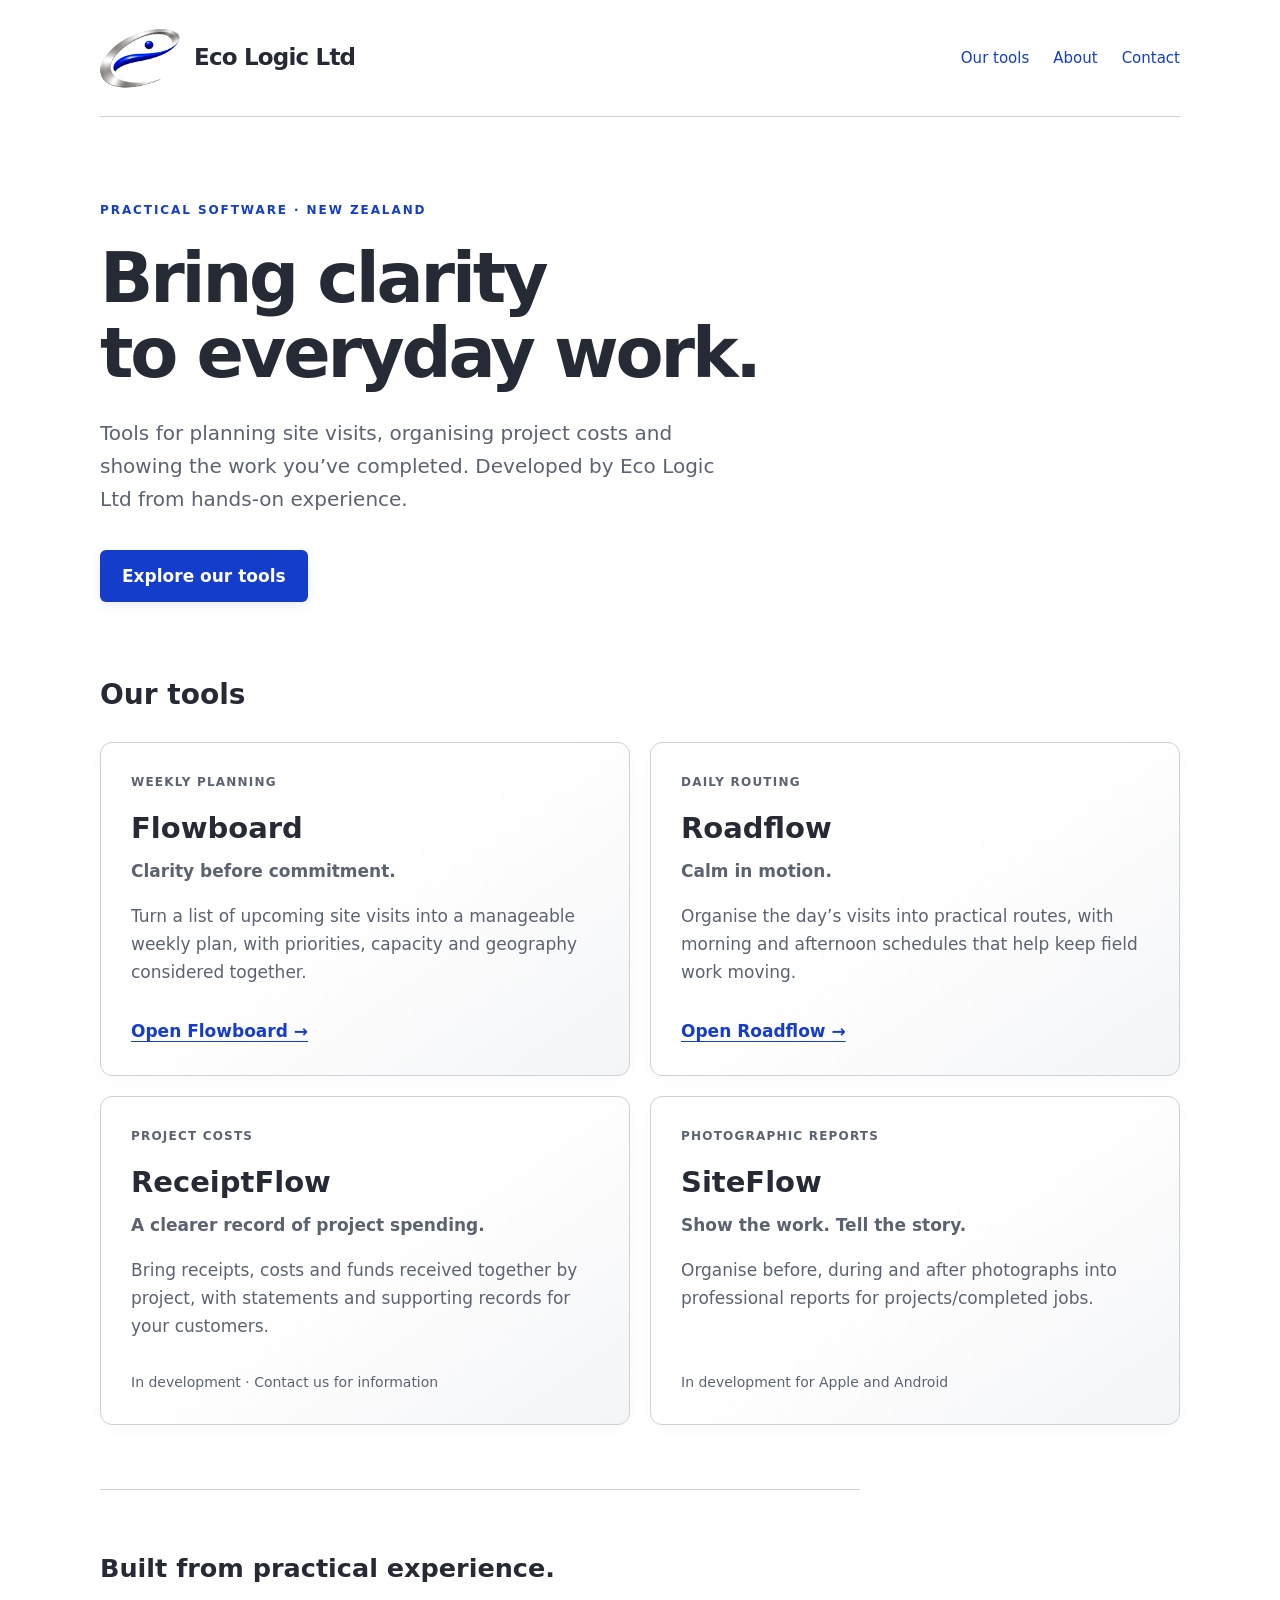
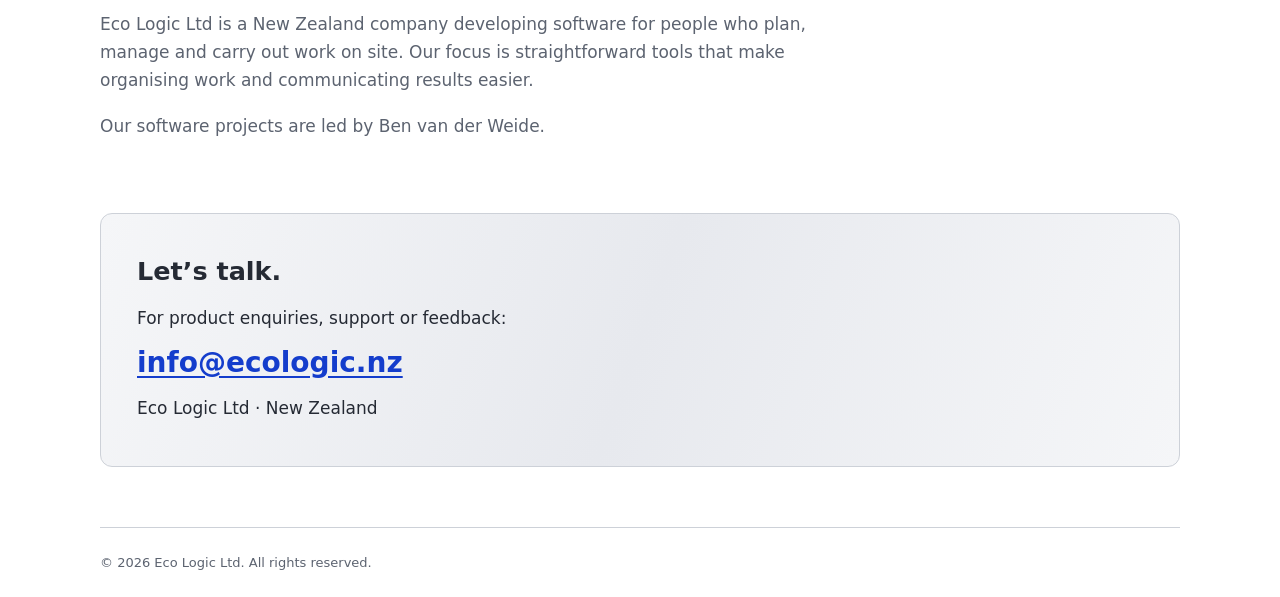
<file: index.html>
<!DOCTYPE html>
<html lang="en-NZ">
<head>
  <meta charset="UTF-8">
  <meta name="viewport" content="width=device-width, initial-scale=1">
  <meta name="description"
        content="Eco Logic Ltd develops practical software for planning field work, managing project costs and documenting completed work.">
  <title>Eco Logic Ltd | Practical tools for everyday work</title>
  <style>
    :root {
      color-scheme: light;
      --ink: #252a34;
      --cobalt: #143dcc;
      --muted: #5c6370;
      --paper: #ffffff;
      --line: #cdd1d8;
    }
    * { box-sizing: border-box; }
    body {
      margin: 0;
      background: var(--paper);
      color: var(--ink);
      font: 17px/1.65 system-ui, -apple-system, sans-serif;
    }
    a { color: var(--cobalt); text-underline-offset: 4px; }
    a:focus-visible {
      outline: 3px solid #143dcc;
      outline-offset: 5px;
    }
    .wrap { width: min(1080px, 90%); margin: auto; }
    header {
      display: flex;
      justify-content: space-between;
      align-items: center;
      gap: 20px;
      padding: 28px 0;
      border-bottom: 1px solid var(--line);
    }
    .brand { font-size: 23px; font-weight: 750; }
    nav { display: flex; gap: 24px; }
    nav a { font-size: 15px; text-decoration: none; }
    .hero { padding: 84px 0 70px; max-width: 820px; }
    .eyebrow {
      text-transform: uppercase;
      letter-spacing: .16em;
      font-size: 12px;
      font-weight: 750;
      color: var(--cobalt);
    }
    h1 {
      font-size: clamp(38px, 6.5vw, 70px);
      line-height: 1.08;
      letter-spacing: -.045em;
      margin: 20px 0 25px;
    }
    .intro {
      max-width: 650px;
      font-size: 20px;
      color: var(--muted);
    }
    .button {
      display: inline-block;
      padding: 12px 22px;
      margin-top: 14px;
      background: var(--cobalt);
      color: white;
      text-decoration: none;
      border-radius: 6px;
      font-weight: 650;
    }
    section { scroll-margin-top: 24px; }
    .section-heading { margin: 0 0 24px; font-size: 28px; }
    .apps {
      display: grid;
      grid-template-columns: repeat(2, minmax(0, 1fr));
      gap: 20px;
    }
    article {
      display: flex;
      flex-direction: column;
      padding: 30px;
      background: white;
      border: 1px solid var(--line);
      border-radius: 12px;
    }
    .category {
      font-size: 12px;
      font-weight: 750;
      letter-spacing: .1em;
      text-transform: uppercase;
      color: var(--muted);
    }
    h3 { margin: 12px 0 4px; font-size: 29px; }
    .tagline { margin: 0; font-weight: 650; }
    article p { color: var(--muted); }
    .app-link, .status { margin-top: auto; padding-top: 14px; }
    .app-link { font-weight: 650; }
    .status { font-size: 14px; color: var(--muted); }
    .about {
      margin-top: 64px;
      padding: 36px 0;
      border-top: 1px solid var(--line);
      max-width: 760px;
    }
    .about p { color: var(--muted); }
    .contact {
      margin: 20px 0 60px;
      padding: 36px;
      border-radius: 12px;
      background: #f0f2f5;
    }
    .contact h2 { margin: 0 0 12px; }
    .contact p { margin: 8px 0; }
    .email { font-size: clamp(20px, 4vw, 28px); font-weight: 700; }
    footer {
      padding: 24px 0;
      border-top: 1px solid var(--line);
      color: var(--muted);
      font-size: 13px;
    }
    @media (max-width: 620px) {
      header { align-items: flex-start; flex-direction: column; gap: 10px; }
      .hero { padding: 50px 0; }
      .apps { grid-template-columns: 1fr; }
      article, .contact { padding: 24px; }
      .intro { font-size: 18px; }
    }
  </style>
<link rel="stylesheet" href="/assets/brand.css">
</head>
<body>
  <div class="wrap">
    <header>
      <a class="brand" href="/" aria-label="Eco Logic Ltd home"><span class="brand-mark"><img src="/assets/eco-logic-logo.png" alt="" width="1568" height="1003"></span><span>Eco Logic Ltd</span></a>
      <nav aria-label="Main navigation">
        <a href="#tools">Our tools</a>
        <a href="#about">About</a>
        <a href="#contact">Contact</a>
      </nav>
    </header>

    <main>
      <section class="hero" aria-labelledby="headline">
        <div class="eyebrow">Practical software · New Zealand</div>
        <h1 id="headline">Bring clarity<br>to everyday work.</h1>
        <p class="intro">
          Tools for planning site visits, organising project costs
          and showing the work you’ve completed.
          Developed by Eco Logic Ltd from hands-on experience.
        </p>
        <a class="button" href="#tools">Explore our tools</a>
      </section>

      <section id="tools" aria-labelledby="tools-title">
        <h2 class="section-heading" id="tools-title">Our tools</h2>
        <div class="apps">
          <article>
            <div class="category">Weekly planning</div>
            <h3>Flowboard</h3>
            <p class="tagline">Clarity before commitment.</p>
            <p>
              Turn a list of upcoming site visits into a manageable
              weekly plan, with priorities, capacity and geography
              considered together.
            </p>
            <a class="app-link" href="https://flowboard.streamlit.app">
              Open Flowboard →
            </a>
          </article>

          <article>
            <div class="category">Daily routing</div>
            <h3>Roadflow</h3>
            <p class="tagline">Calm in motion.</p>
            <p>
              Organise the day’s visits into practical routes,
              with morning and afternoon schedules that help
              keep field work moving.
            </p>
            <a class="app-link" href="https://roadflow.streamlit.app">
              Open Roadflow →
            </a>
          </article>

          <article>
            <div class="category">Project costs</div>
            <h3>ReceiptFlow</h3>
            <p class="tagline">A clearer record of project spending.</p>
            <p>
              Bring receipts, costs and funds received together
              by project, with statements and supporting records
              for your customers.
            </p>
            <div class="status">
              In development · Contact us for information
            </div>
          </article>

          <article>
            <div class="category">Photographic reports</div>
            <h3>SiteFlow</h3>
            <p class="tagline">Show the work. Tell the story.</p>
            <p>
              Organise before, during and after photographs into
              professional reports for projects/completed jobs.
            </p>
            <div class="status">
              In development for Apple and Android
            </div>
          </article>
        </div>
      </section>

      <section class="about" id="about" aria-labelledby="about-title">
        <h2 id="about-title">Built from practical experience.</h2>
        <p>
          Eco Logic Ltd is a New Zealand company developing software
          for people who plan, manage and carry out work on site.
          Our focus is straightforward tools that make organising
          work and communicating results easier.
        </p>
        <p>
          Our software projects are led by Ben van der Weide.
        </p>
      </section>

      <section class="contact" id="contact" aria-labelledby="contact-title">
        <h2 id="contact-title">Let’s talk.</h2>
        <p>For product enquiries, support or feedback:</p>
        <a class="email" href="mailto:info@ecologic.nz">info@ecologic.nz</a>
        <p>Eco Logic Ltd · New Zealand</p>
      </section>
    </main>

    <footer>
      © 2026 Eco Logic Ltd. All rights reserved.
    </footer>
  </div>
</body>
</html>
</file>
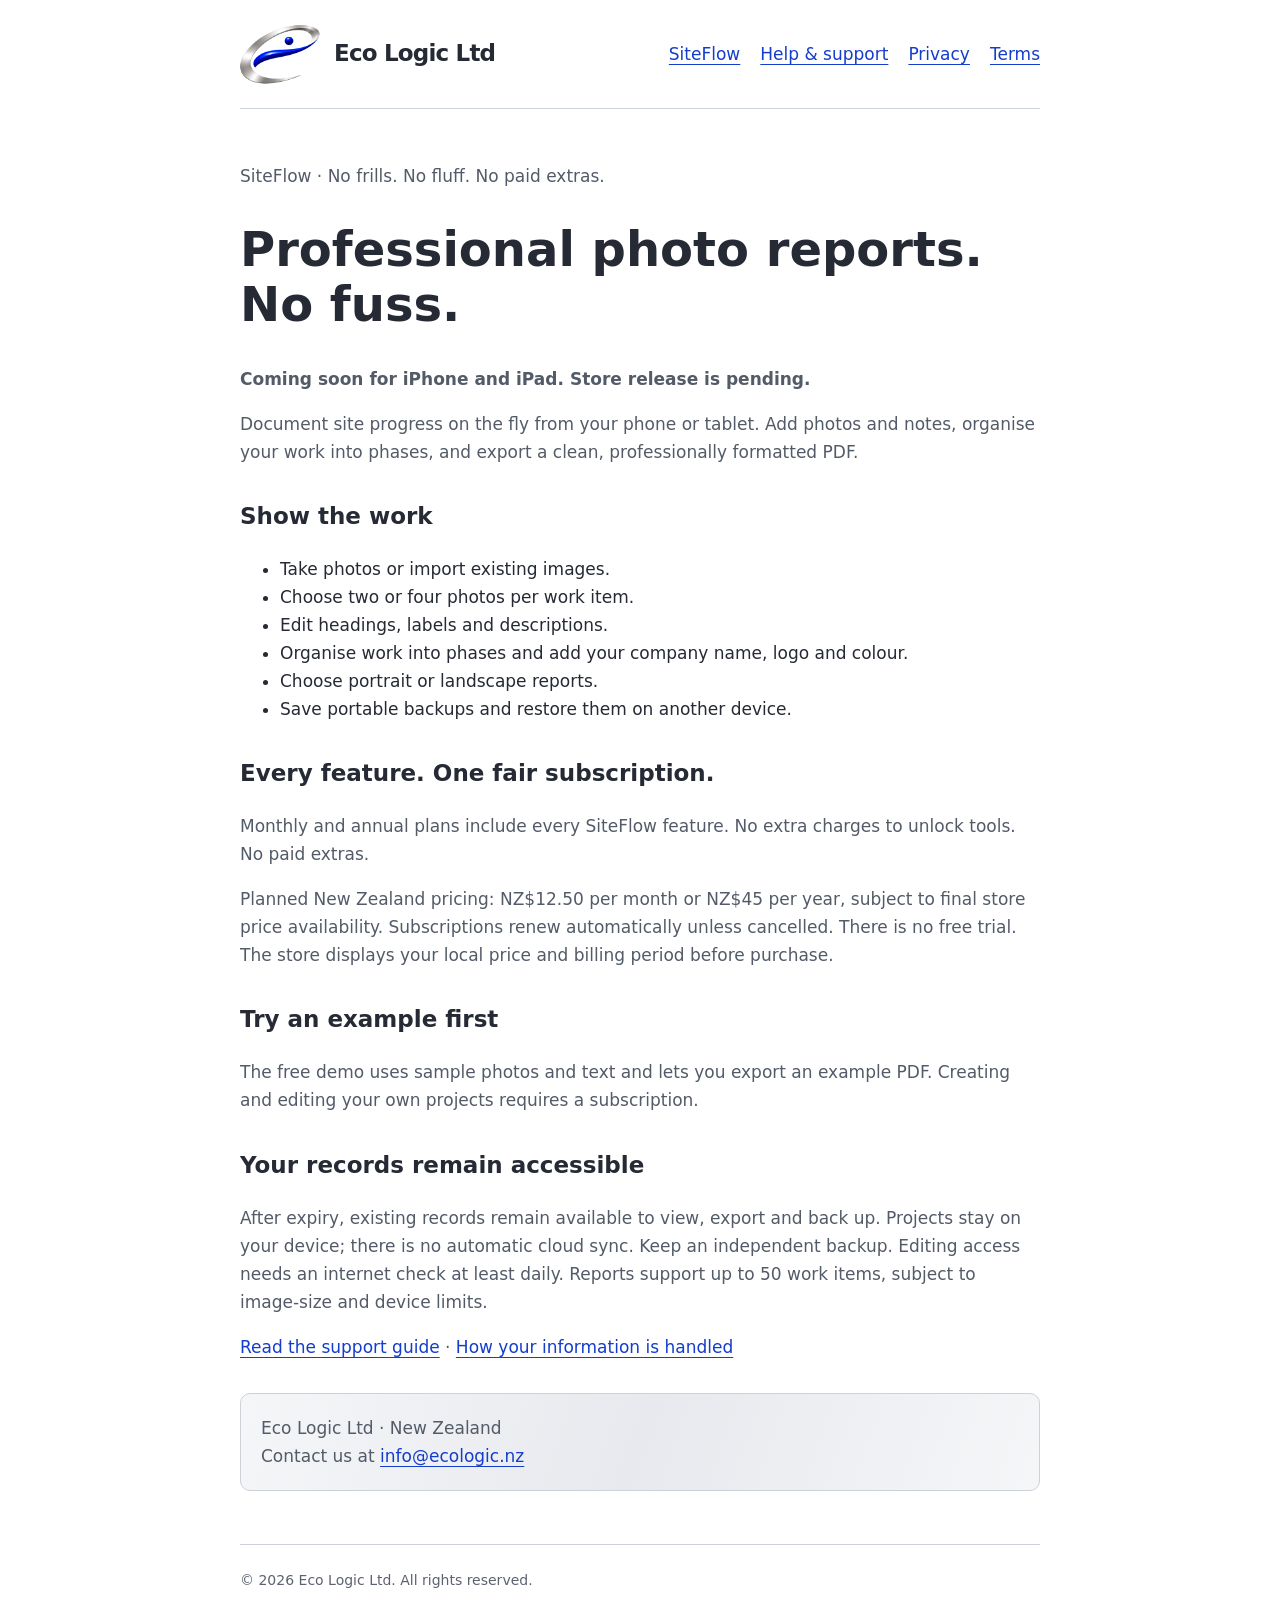
<file: siteflow/index.html>
<!doctype html>
<html lang="en-NZ"><head><meta charset="utf-8"><meta name="viewport" content="width=device-width, initial-scale=1"><meta name="description" content="Professional photo reports. No fuss. for SiteFlow by Eco Logic Ltd"><title>SiteFlow Professional photo reports. No fuss. · Eco Logic Ltd</title><style>
*{box-sizing:border-box}body{margin:0;background:#ffffff;color:#252a34;font:17px/1.65 system-ui,-apple-system,sans-serif}.wrap{max-width:800px;width:90%;margin:auto}header{display:flex;justify-content:space-between;gap:20px;flex-wrap:wrap;padding:24px 0;border-bottom:1px solid #cdd1d8}a{color:#143dcc;text-underline-offset:4px;overflow-wrap:anywhere}a:focus-visible{outline:3px solid #143dcc;outline-offset:4px}nav{display:flex;gap:20px;flex-wrap:wrap}main{padding:36px 0}h1{font-size:clamp(32px,6vw,48px);line-height:1.15}h2{font-size:23px;margin-top:32px}p{color:#535b68}footer{border-top:1px solid #cdd1d8;padding:24px 0;font-size:14px}.updated{font-size:14px}.contact{padding:20px;background:#f0f2f5;border-radius:10px;margin-top:32px}</style><link rel="stylesheet" href="/assets/brand.css">
</head><body><div class="wrap"><header><a class="brand" href="/" aria-label="Eco Logic Ltd home"><span class="brand-mark"><img src="/assets/eco-logic-logo.png" alt="" width="1568" height="1003"></span><span>Eco Logic Ltd</span></a><nav aria-label="SiteFlow"><a href="index.html">SiteFlow</a><a href="support.html">Help & support</a><a href="privacy.html">Privacy</a><a href="terms.html">Terms</a></nav></header><main><p>SiteFlow · No frills. No fluff. No paid extras.</p><h1>Professional photo reports. No fuss.</h1><p><strong>Coming soon for iPhone and iPad. Store release is pending.</strong></p><p>Document site progress on the fly from your phone or tablet. Add photos and notes, organise your work into phases, and export a clean, professionally formatted PDF.</p><h2>Show the work</h2><ul><li>Take photos or import existing images.</li><li>Choose two or four photos per work item.</li><li>Edit headings, labels and descriptions.</li><li>Organise work into phases and add your company name, logo and colour.</li><li>Choose portrait or landscape reports.</li><li>Save portable backups and restore them on another device.</li></ul><h2>Every feature. One fair subscription.</h2><p>Monthly and annual plans include every SiteFlow feature. No extra charges to unlock tools. No paid extras.</p><p>Planned New Zealand pricing: NZ$12.50 per month or NZ$45 per year, subject to final store price availability. Subscriptions renew automatically unless cancelled. There is no free trial. The store displays your local price and billing period before purchase.</p><h2>Try an example first</h2><p>The free demo uses sample photos and text and lets you export an example PDF. Creating and editing your own projects requires a subscription.</p><h2>Your records remain accessible</h2><p>After expiry, existing records remain available to view, export and back up. Projects stay on your device; there is no automatic cloud sync. Keep an independent backup. Editing access needs an internet check at least daily. Reports support up to 50 work items, subject to image-size and device limits.</p><p><a href="support.html">Read the support guide</a> · <a href="privacy.html">How your information is handled</a></p><p class="contact">Eco Logic Ltd · New Zealand<br>Contact us at <a href="mailto:info@ecologic.nz">info@ecologic.nz</a></p></main><footer>© 2026 Eco Logic Ltd. All rights reserved.</footer></div></body></html>
</file>
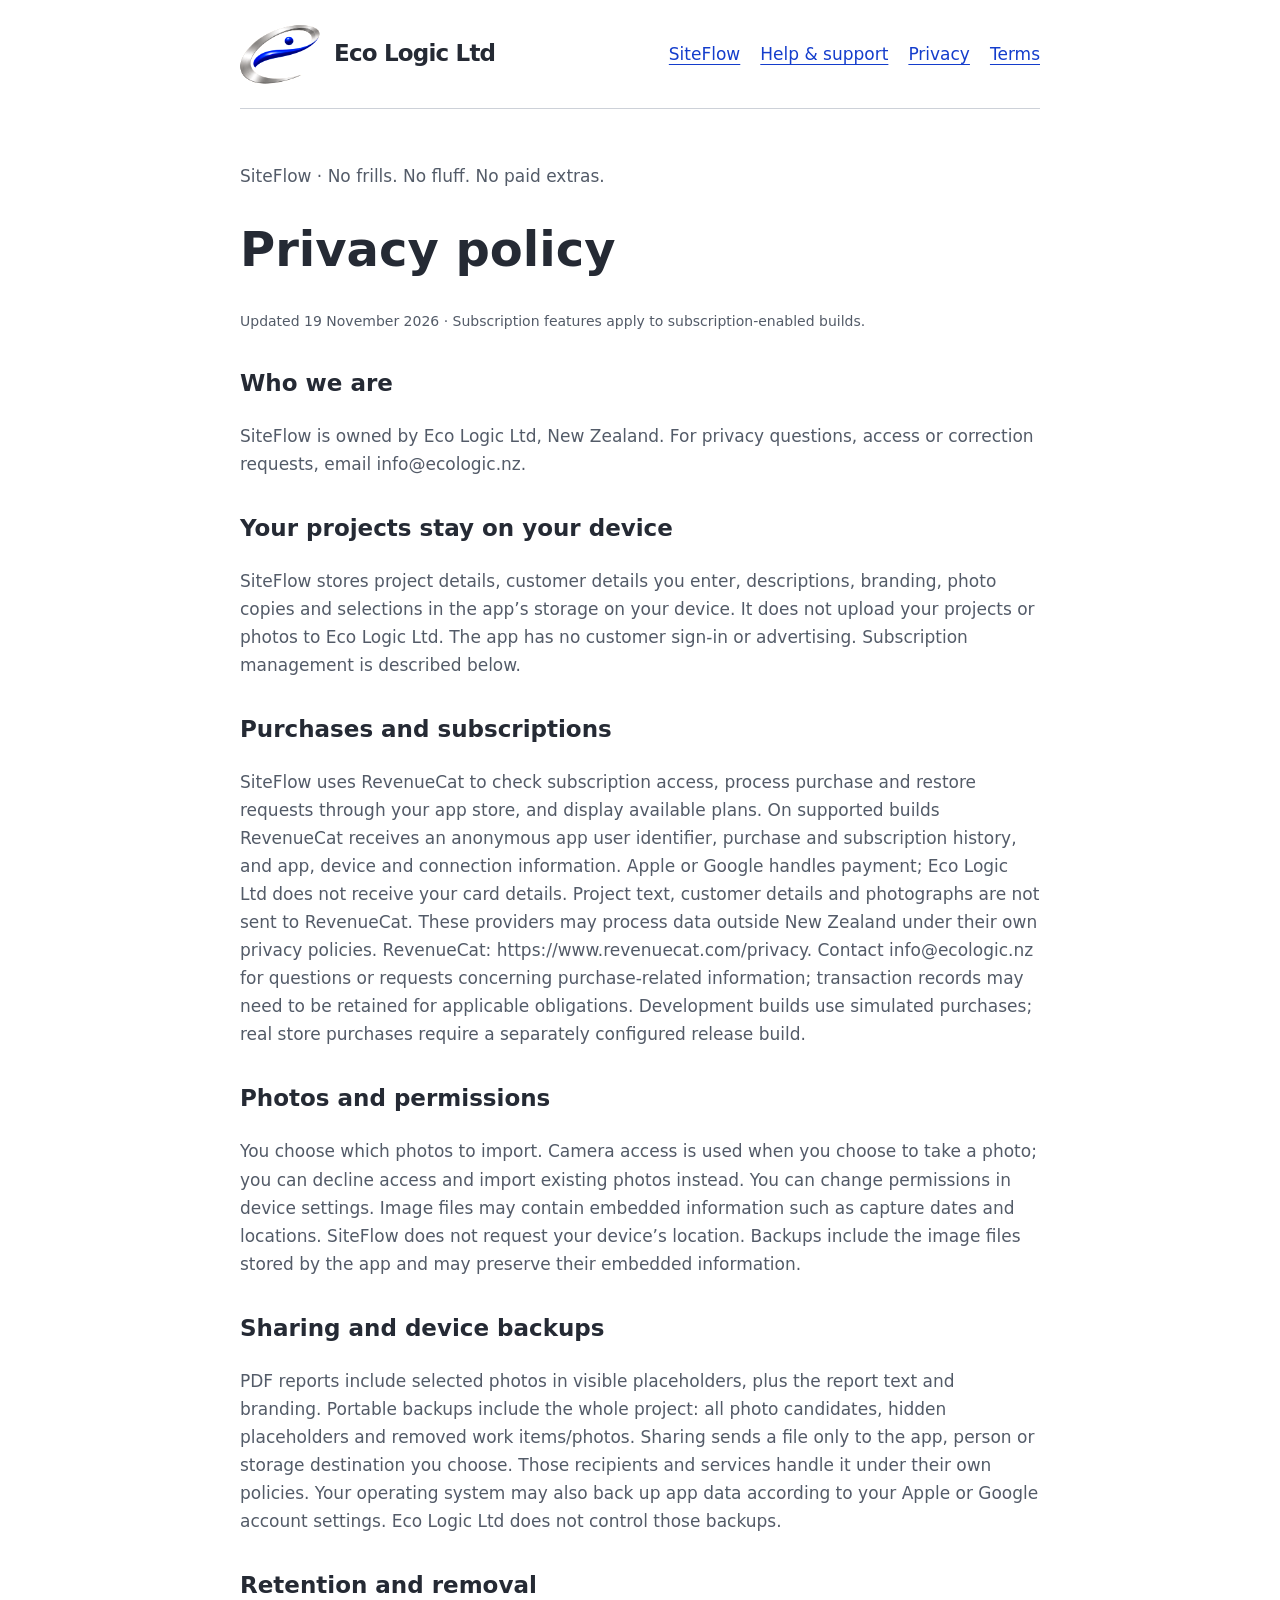
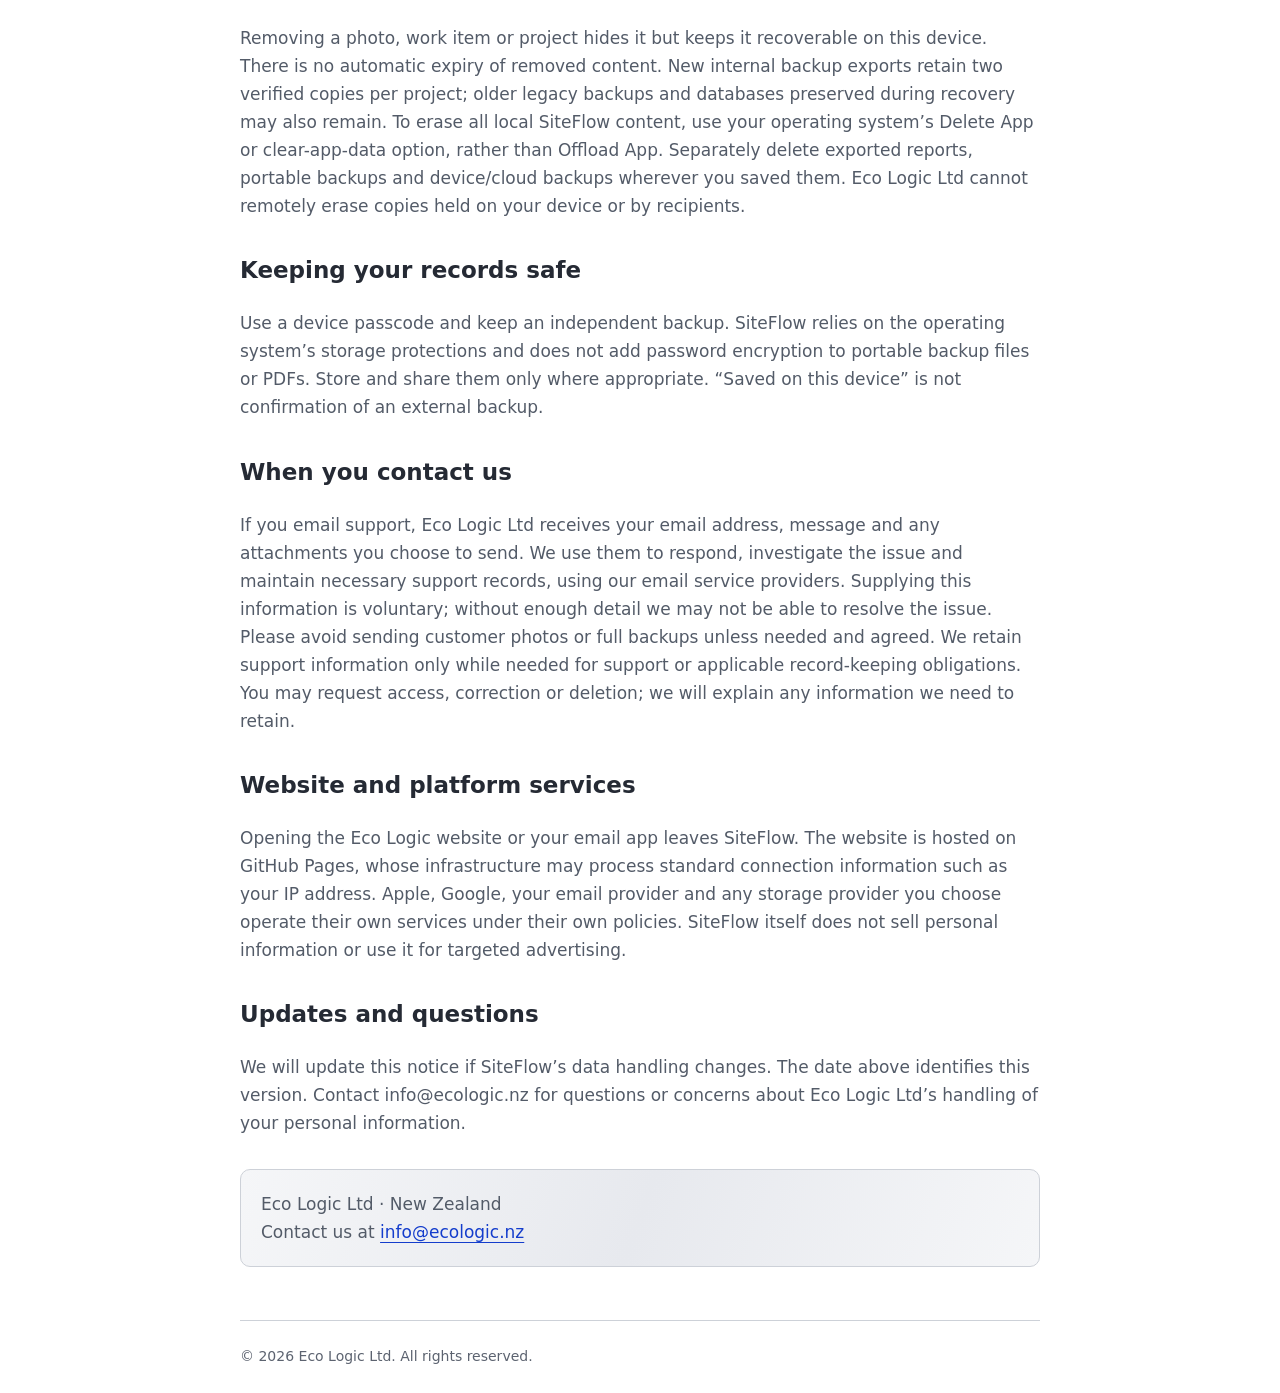
<file: siteflow/privacy.html>
<!doctype html>
<html lang="en-NZ"><head><meta charset="utf-8"><meta name="viewport" content="width=device-width, initial-scale=1"><meta name="description" content="Privacy policy for SiteFlow by Eco Logic Ltd"><title>SiteFlow Privacy policy · Eco Logic Ltd</title><style>
*{box-sizing:border-box}body{margin:0;background:#ffffff;color:#252a34;font:17px/1.65 system-ui,-apple-system,sans-serif}.wrap{max-width:800px;width:90%;margin:auto}header{display:flex;justify-content:space-between;gap:20px;flex-wrap:wrap;padding:24px 0;border-bottom:1px solid #cdd1d8}a{color:#143dcc;text-underline-offset:4px;overflow-wrap:anywhere}a:focus-visible{outline:3px solid #143dcc;outline-offset:4px}nav{display:flex;gap:20px;flex-wrap:wrap}main{padding:36px 0}h1{font-size:clamp(32px,6vw,48px);line-height:1.15}h2{font-size:23px;margin-top:32px}p{color:#535b68}footer{border-top:1px solid #cdd1d8;padding:24px 0;font-size:14px}.updated{font-size:14px}.contact{padding:20px;background:#f0f2f5;border-radius:10px;margin-top:32px}</style><link rel="stylesheet" href="/assets/brand.css">
</head><body><div class="wrap"><header><a class="brand" href="/" aria-label="Eco Logic Ltd home"><span class="brand-mark"><img src="/assets/eco-logic-logo.png" alt="" width="1568" height="1003"></span><span>Eco Logic Ltd</span></a><nav aria-label="SiteFlow"><a href="index.html">SiteFlow</a><a href="support.html">Help & support</a><a href="privacy.html">Privacy</a><a href="terms.html">Terms</a></nav></header><main><p>SiteFlow · No frills. No fluff. No paid extras.</p><h1>Privacy policy</h1><p class="updated">Updated 19 November 2026 · Subscription features apply to subscription-enabled builds.</p><section><h2>Who we are</h2><p>SiteFlow is owned by Eco Logic Ltd, New Zealand. For privacy questions, access or correction requests, email info@ecologic.nz.</p></section><section><h2>Your projects stay on your device</h2><p>SiteFlow stores project details, customer details you enter, descriptions, branding, photo copies and selections in the app’s storage on your device. It does not upload your projects or photos to Eco Logic Ltd. The app has no customer sign-in or advertising. Subscription management is described below.</p></section><section><h2>Purchases and subscriptions</h2><p>SiteFlow uses RevenueCat to check subscription access, process purchase and restore requests through your app store, and display available plans. On supported builds RevenueCat receives an anonymous app user identifier, purchase and subscription history, and app, device and connection information. Apple or Google handles payment; Eco Logic Ltd does not receive your card details. Project text, customer details and photographs are not sent to RevenueCat. These providers may process data outside New Zealand under their own privacy policies. RevenueCat: https://www.revenuecat.com/privacy. Contact info@ecologic.nz for questions or requests concerning purchase-related information; transaction records may need to be retained for applicable obligations. Development builds use simulated purchases; real store purchases require a separately configured release build.</p></section><section><h2>Photos and permissions</h2><p>You choose which photos to import. Camera access is used when you choose to take a photo; you can decline access and import existing photos instead. You can change permissions in device settings. Image files may contain embedded information such as capture dates and locations. SiteFlow does not request your device’s location. Backups include the image files stored by the app and may preserve their embedded information.</p></section><section><h2>Sharing and device backups</h2><p>PDF reports include selected photos in visible placeholders, plus the report text and branding. Portable backups include the whole project: all photo candidates, hidden placeholders and removed work items/photos. Sharing sends a file only to the app, person or storage destination you choose. Those recipients and services handle it under their own policies. Your operating system may also back up app data according to your Apple or Google account settings. Eco Logic Ltd does not control those backups.</p></section><section><h2>Retention and removal</h2><p>Removing a photo, work item or project hides it but keeps it recoverable on this device. There is no automatic expiry of removed content. New internal backup exports retain two verified copies per project; older legacy backups and databases preserved during recovery may also remain. To erase all local SiteFlow content, use your operating system’s Delete App or clear-app-data option, rather than Offload App. Separately delete exported reports, portable backups and device/cloud backups wherever you saved them. Eco Logic Ltd cannot remotely erase copies held on your device or by recipients.</p></section><section><h2>Keeping your records safe</h2><p>Use a device passcode and keep an independent backup. SiteFlow relies on the operating system’s storage protections and does not add password encryption to portable backup files or PDFs. Store and share them only where appropriate. “Saved on this device” is not confirmation of an external backup.</p></section><section><h2>When you contact us</h2><p>If you email support, Eco Logic Ltd receives your email address, message and any attachments you choose to send. We use them to respond, investigate the issue and maintain necessary support records, using our email service providers. Supplying this information is voluntary; without enough detail we may not be able to resolve the issue. Please avoid sending customer photos or full backups unless needed and agreed. We retain support information only while needed for support or applicable record-keeping obligations. You may request access, correction or deletion; we will explain any information we need to retain.</p></section><section><h2>Website and platform services</h2><p>Opening the Eco Logic website or your email app leaves SiteFlow. The website is hosted on GitHub Pages, whose infrastructure may process standard connection information such as your IP address. Apple, Google, your email provider and any storage provider you choose operate their own services under their own policies. SiteFlow itself does not sell personal information or use it for targeted advertising.</p></section><section><h2>Updates and questions</h2><p>We will update this notice if SiteFlow’s data handling changes. The date above identifies this version. Contact info@ecologic.nz for questions or concerns about Eco Logic Ltd’s handling of your personal information.</p></section><p class="contact">Eco Logic Ltd · New Zealand<br>Contact us at <a href="mailto:info@ecologic.nz">info@ecologic.nz</a></p></main><footer>© 2026 Eco Logic Ltd. All rights reserved.</footer></div></body></html>
</file>
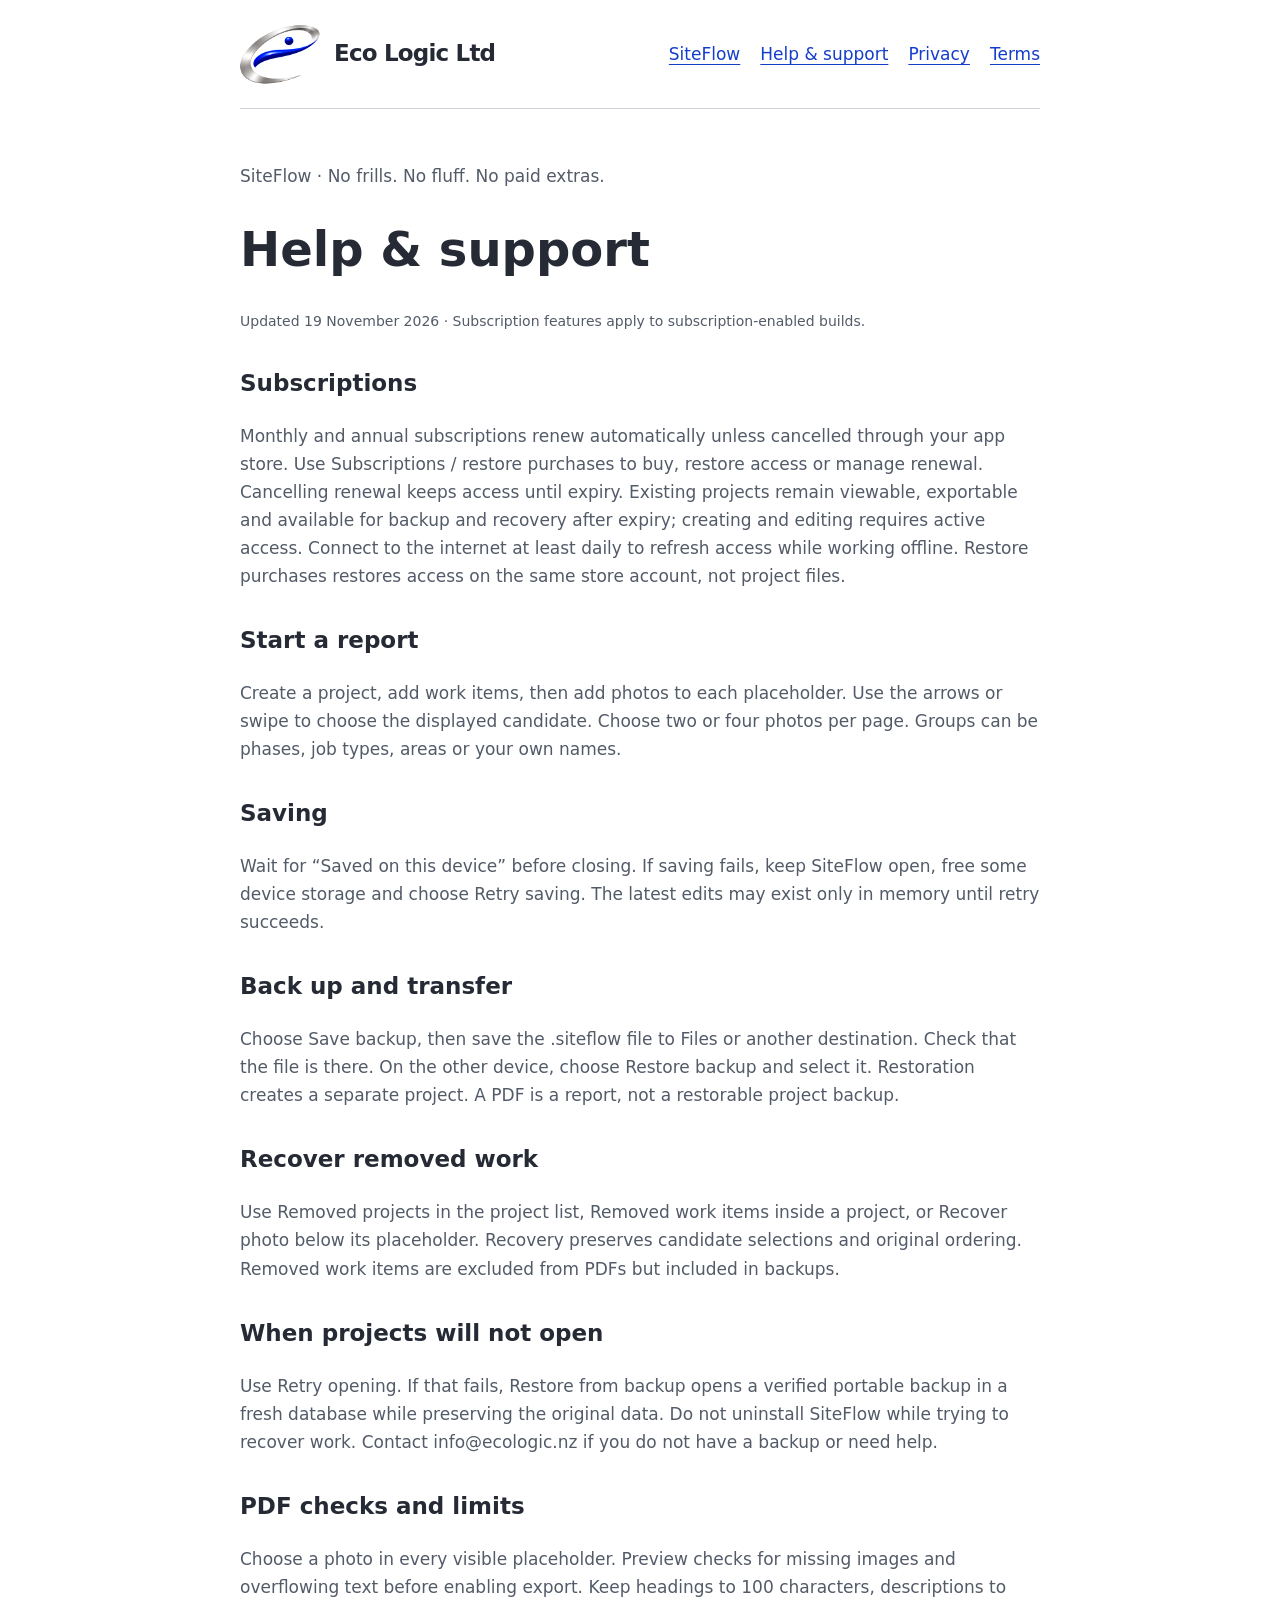
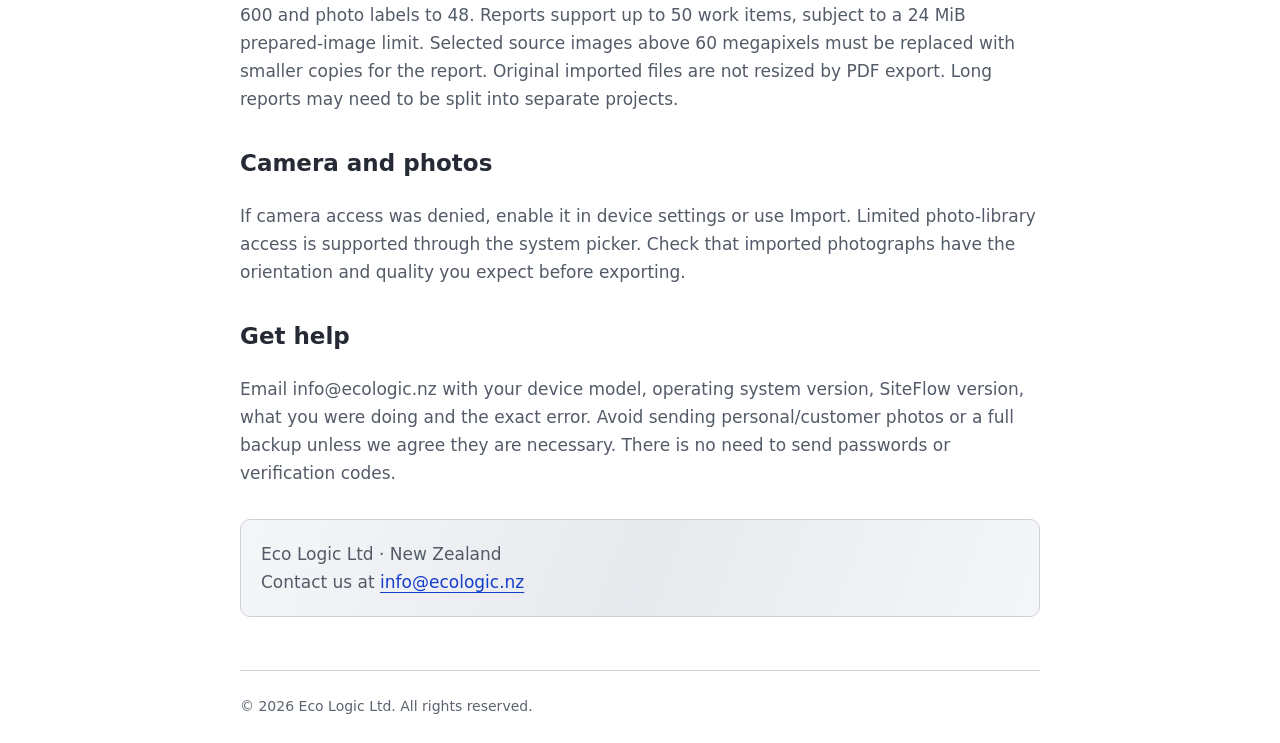
<file: siteflow/support.html>
<!doctype html>
<html lang="en-NZ"><head><meta charset="utf-8"><meta name="viewport" content="width=device-width, initial-scale=1"><meta name="description" content="Help &amp; support for SiteFlow by Eco Logic Ltd"><title>SiteFlow Help &amp; support · Eco Logic Ltd</title><style>
*{box-sizing:border-box}body{margin:0;background:#ffffff;color:#252a34;font:17px/1.65 system-ui,-apple-system,sans-serif}.wrap{max-width:800px;width:90%;margin:auto}header{display:flex;justify-content:space-between;gap:20px;flex-wrap:wrap;padding:24px 0;border-bottom:1px solid #cdd1d8}a{color:#143dcc;text-underline-offset:4px;overflow-wrap:anywhere}a:focus-visible{outline:3px solid #143dcc;outline-offset:4px}nav{display:flex;gap:20px;flex-wrap:wrap}main{padding:36px 0}h1{font-size:clamp(32px,6vw,48px);line-height:1.15}h2{font-size:23px;margin-top:32px}p{color:#535b68}footer{border-top:1px solid #cdd1d8;padding:24px 0;font-size:14px}.updated{font-size:14px}.contact{padding:20px;background:#f0f2f5;border-radius:10px;margin-top:32px}</style><link rel="stylesheet" href="/assets/brand.css">
</head><body><div class="wrap"><header><a class="brand" href="/" aria-label="Eco Logic Ltd home"><span class="brand-mark"><img src="/assets/eco-logic-logo.png" alt="" width="1568" height="1003"></span><span>Eco Logic Ltd</span></a><nav aria-label="SiteFlow"><a href="index.html">SiteFlow</a><a href="support.html">Help & support</a><a href="privacy.html">Privacy</a><a href="terms.html">Terms</a></nav></header><main><p>SiteFlow · No frills. No fluff. No paid extras.</p><h1>Help &amp; support</h1><p class="updated">Updated 19 November 2026 · Subscription features apply to subscription-enabled builds.</p><section><h2>Subscriptions</h2><p>Monthly and annual subscriptions renew automatically unless cancelled through your app store. Use Subscriptions / restore purchases to buy, restore access or manage renewal. Cancelling renewal keeps access until expiry. Existing projects remain viewable, exportable and available for backup and recovery after expiry; creating and editing requires active access. Connect to the internet at least daily to refresh access while working offline. Restore purchases restores access on the same store account, not project files.</p></section><section><h2>Start a report</h2><p>Create a project, add work items, then add photos to each placeholder. Use the arrows or swipe to choose the displayed candidate. Choose two or four photos per page. Groups can be phases, job types, areas or your own names.</p></section><section><h2>Saving</h2><p>Wait for “Saved on this device” before closing. If saving fails, keep SiteFlow open, free some device storage and choose Retry saving. The latest edits may exist only in memory until retry succeeds.</p></section><section><h2>Back up and transfer</h2><p>Choose Save backup, then save the .siteflow file to Files or another destination. Check that the file is there. On the other device, choose Restore backup and select it. Restoration creates a separate project. A PDF is a report, not a restorable project backup.</p></section><section><h2>Recover removed work</h2><p>Use Removed projects in the project list, Removed work items inside a project, or Recover photo below its placeholder. Recovery preserves candidate selections and original ordering. Removed work items are excluded from PDFs but included in backups.</p></section><section><h2>When projects will not open</h2><p>Use Retry opening. If that fails, Restore from backup opens a verified portable backup in a fresh database while preserving the original data. Do not uninstall SiteFlow while trying to recover work. Contact info@ecologic.nz if you do not have a backup or need help.</p></section><section><h2>PDF checks and limits</h2><p>Choose a photo in every visible placeholder. Preview checks for missing images and overflowing text before enabling export. Keep headings to 100 characters, descriptions to 600 and photo labels to 48. Reports support up to 50 work items, subject to a 24 MiB prepared-image limit. Selected source images above 60 megapixels must be replaced with smaller copies for the report. Original imported files are not resized by PDF export. Long reports may need to be split into separate projects.</p></section><section><h2>Camera and photos</h2><p>If camera access was denied, enable it in device settings or use Import. Limited photo-library access is supported through the system picker. Check that imported photographs have the orientation and quality you expect before exporting.</p></section><section><h2>Get help</h2><p>Email info@ecologic.nz with your device model, operating system version, SiteFlow version, what you were doing and the exact error. Avoid sending personal/customer photos or a full backup unless we agree they are necessary. There is no need to send passwords or verification codes.</p></section><p class="contact">Eco Logic Ltd · New Zealand<br>Contact us at <a href="mailto:info@ecologic.nz">info@ecologic.nz</a></p></main><footer>© 2026 Eco Logic Ltd. All rights reserved.</footer></div></body></html>
</file>
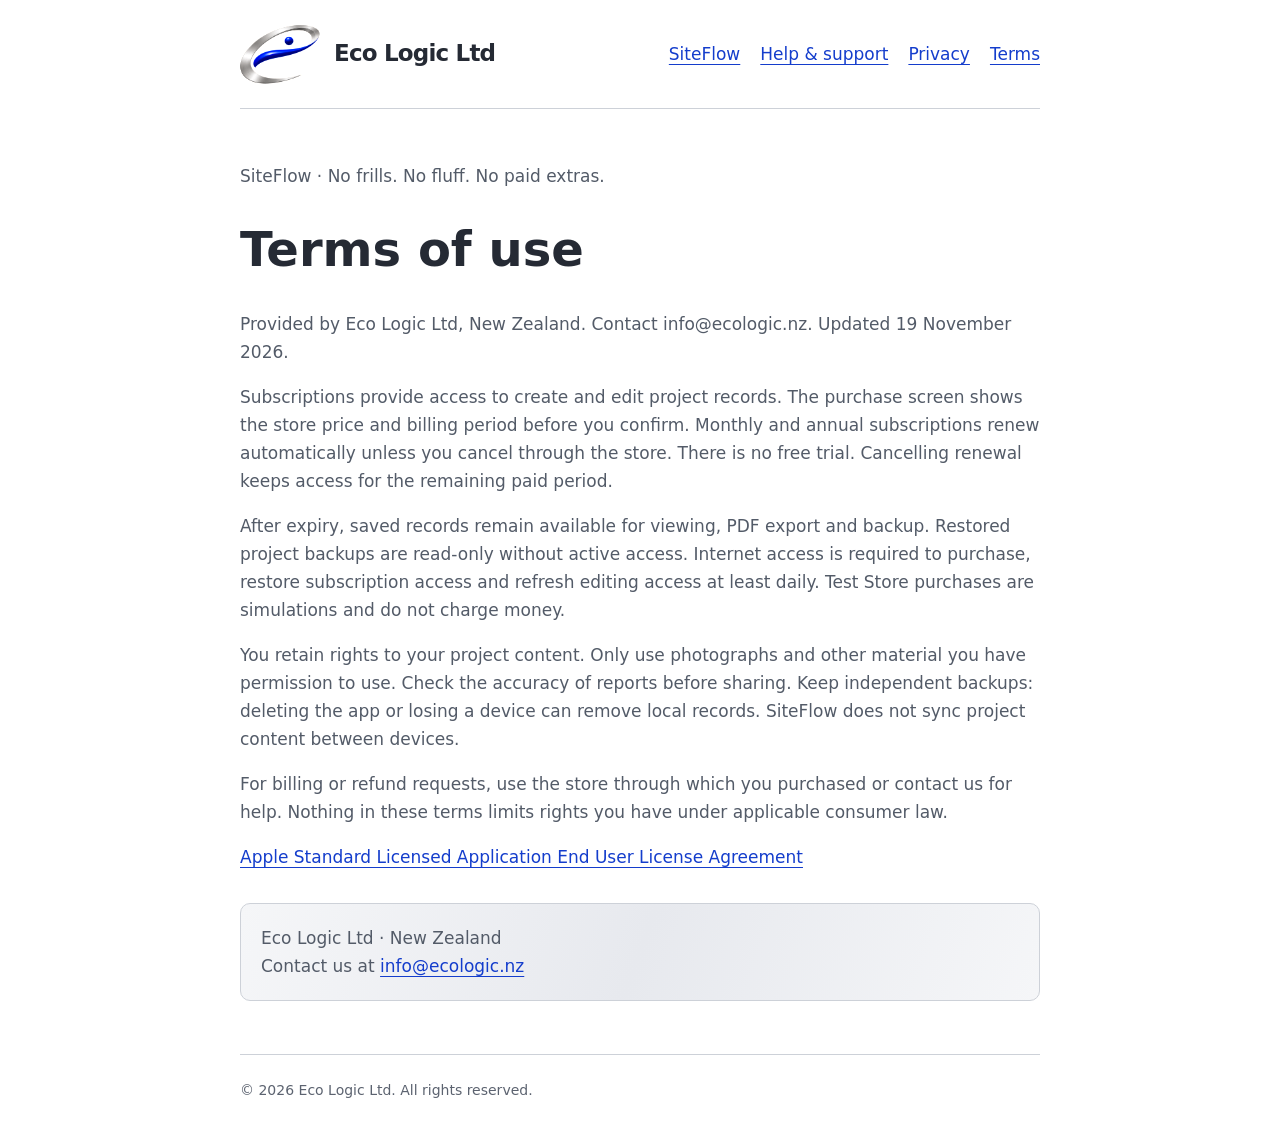
<file: siteflow/terms.html>
<!doctype html>
<html lang="en-NZ"><head><meta charset="utf-8"><meta name="viewport" content="width=device-width, initial-scale=1"><meta name="description" content="Terms of use for SiteFlow by Eco Logic Ltd"><title>SiteFlow Terms of use · Eco Logic Ltd</title><style>
*{box-sizing:border-box}body{margin:0;background:#ffffff;color:#252a34;font:17px/1.65 system-ui,-apple-system,sans-serif}.wrap{max-width:800px;width:90%;margin:auto}header{display:flex;justify-content:space-between;gap:20px;flex-wrap:wrap;padding:24px 0;border-bottom:1px solid #cdd1d8}a{color:#143dcc;text-underline-offset:4px;overflow-wrap:anywhere}a:focus-visible{outline:3px solid #143dcc;outline-offset:4px}nav{display:flex;gap:20px;flex-wrap:wrap}main{padding:36px 0}h1{font-size:clamp(32px,6vw,48px);line-height:1.15}h2{font-size:23px;margin-top:32px}p{color:#535b68}footer{border-top:1px solid #cdd1d8;padding:24px 0;font-size:14px}.updated{font-size:14px}.contact{padding:20px;background:#f0f2f5;border-radius:10px;margin-top:32px}</style><link rel="stylesheet" href="/assets/brand.css">
</head><body><div class="wrap"><header><a class="brand" href="/" aria-label="Eco Logic Ltd home"><span class="brand-mark"><img src="/assets/eco-logic-logo.png" alt="" width="1568" height="1003"></span><span>Eco Logic Ltd</span></a><nav aria-label="SiteFlow"><a href="index.html">SiteFlow</a><a href="support.html">Help & support</a><a href="privacy.html">Privacy</a><a href="terms.html">Terms</a></nav></header><main><p>SiteFlow · No frills. No fluff. No paid extras.</p><h1>Terms of use</h1><p>Provided by Eco Logic Ltd, New Zealand. Contact info@ecologic.nz. Updated 19 November 2026.</p><p>Subscriptions provide access to create and edit project records. The purchase screen shows the store price and billing period before you confirm. Monthly and annual subscriptions renew automatically unless you cancel through the store. There is no free trial. Cancelling renewal keeps access for the remaining paid period.</p><p>After expiry, saved records remain available for viewing, PDF export and backup. Restored project backups are read-only without active access. Internet access is required to purchase, restore subscription access and refresh editing access at least daily. Test Store purchases are simulations and do not charge money.</p><p>You retain rights to your project content. Only use photographs and other material you have permission to use. Check the accuracy of reports before sharing. Keep independent backups: deleting the app or losing a device can remove local records. SiteFlow does not sync project content between devices.</p><p>For billing or refund requests, use the store through which you purchased or contact us for help. Nothing in these terms limits rights you have under applicable consumer law.</p><p><a href="https://www.apple.com/legal/internet-services/itunes/dev/stdeula/">Apple Standard Licensed Application End User License Agreement</a></p><p class="contact">Eco Logic Ltd · New Zealand<br>Contact us at <a href="mailto:info@ecologic.nz">info@ecologic.nz</a></p></main><footer>© 2026 Eco Logic Ltd. All rights reserved.</footer></div></body></html>
</file>
<file: assets/brand.css>
/* Eco Logic: cobalt, brushed silver, charcoal and white. */
:root {
  --cobalt: #143dcc;
  --ink: #252a34;
  --muted: #5c6370;
  --silver: #cdd1d8;
  --paper: #fff;
}
header { align-items: center; }
.brand {
  display: inline-flex;
  align-items: center;
  gap: 14px;
  color: var(--ink);
  font-size: 23px;
  font-weight: 750;
  letter-spacing: -.035em;
  text-decoration: none;
  white-space: nowrap;
}
.brand-mark {
  display: block;
  position: relative;
  overflow: hidden;
  flex: 0 0 80px;
  width: 80px;
  height: 60px;
}
.brand-mark img {
  position: absolute;
  width: 126px;
  height: auto;
  max-width: none;
  left: -23px;
  top: -11px;
  mix-blend-mode: multiply;
  filter: contrast(1.12);
}
a:hover { color: #092790; }
.brand:hover { color: var(--ink); }
.button { background: var(--cobalt); box-shadow: 0 3px 10px #143dcc18; }
.button:hover { background: #092790; color: #fff; }
article {
  background: linear-gradient(145deg, #fff 45%, #f4f5f7);
  box-shadow: 0 4px 18px #252a3406;
}
.contact {
  background: linear-gradient(110deg, #f5f6f8, #e7e9ee 50%, #f5f6f8);
  border: 1px solid var(--silver);
}
footer { color: var(--muted); }
@media (max-width: 620px) {
  .brand { font-size: 22px; gap: 12px; }
  header { align-items: flex-start; }
}
</file>
